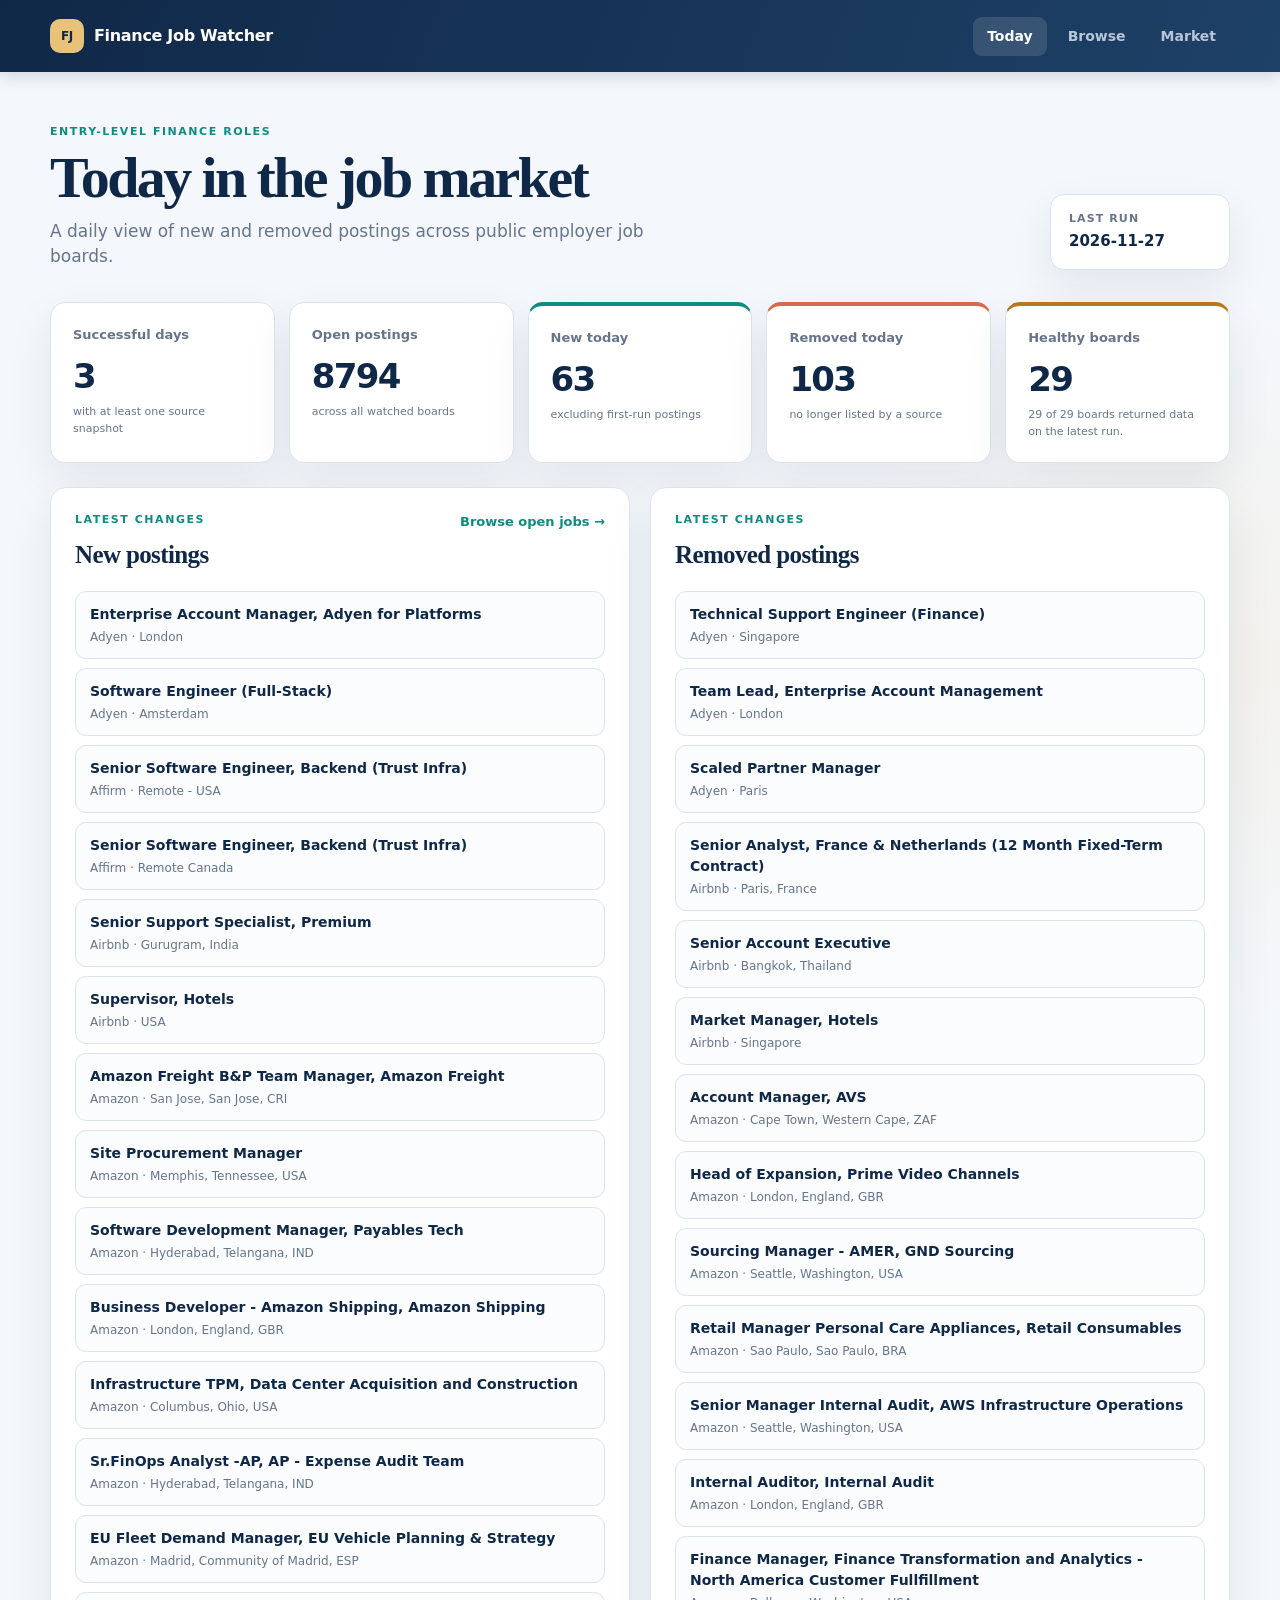
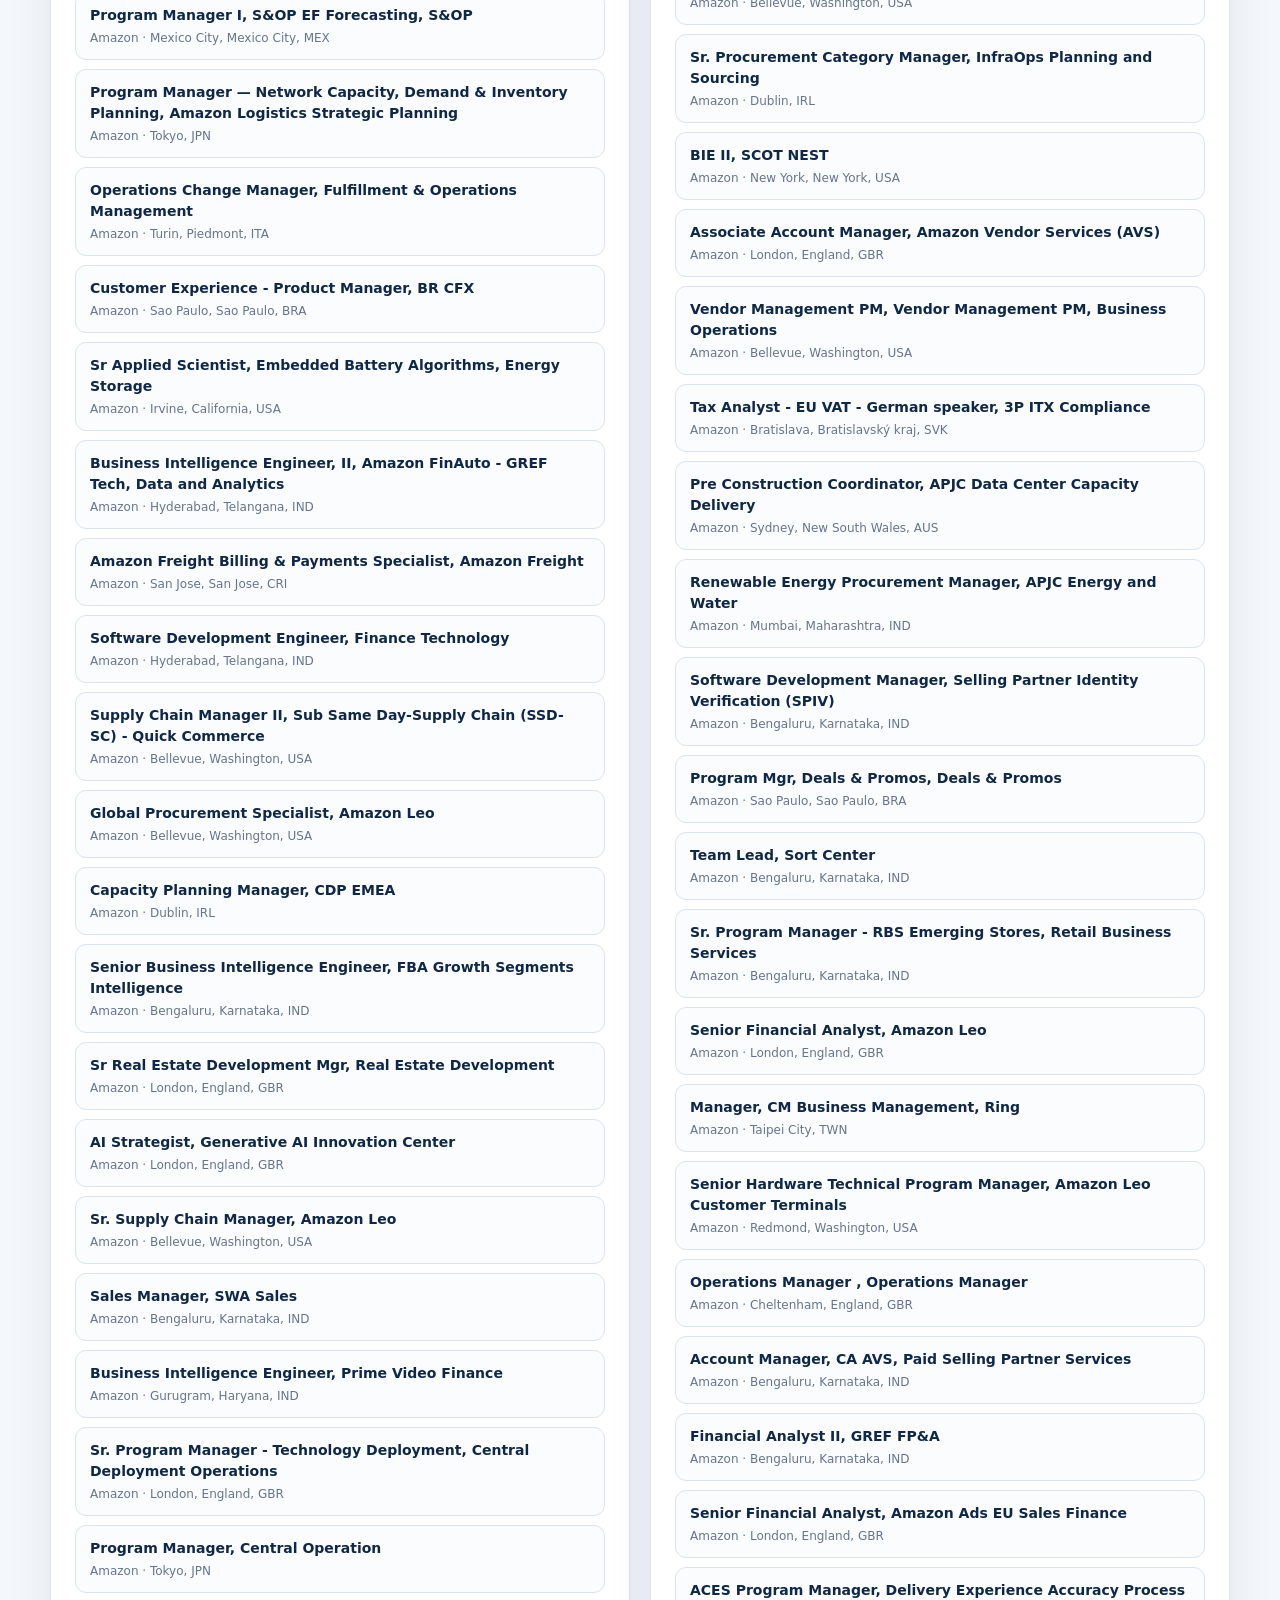
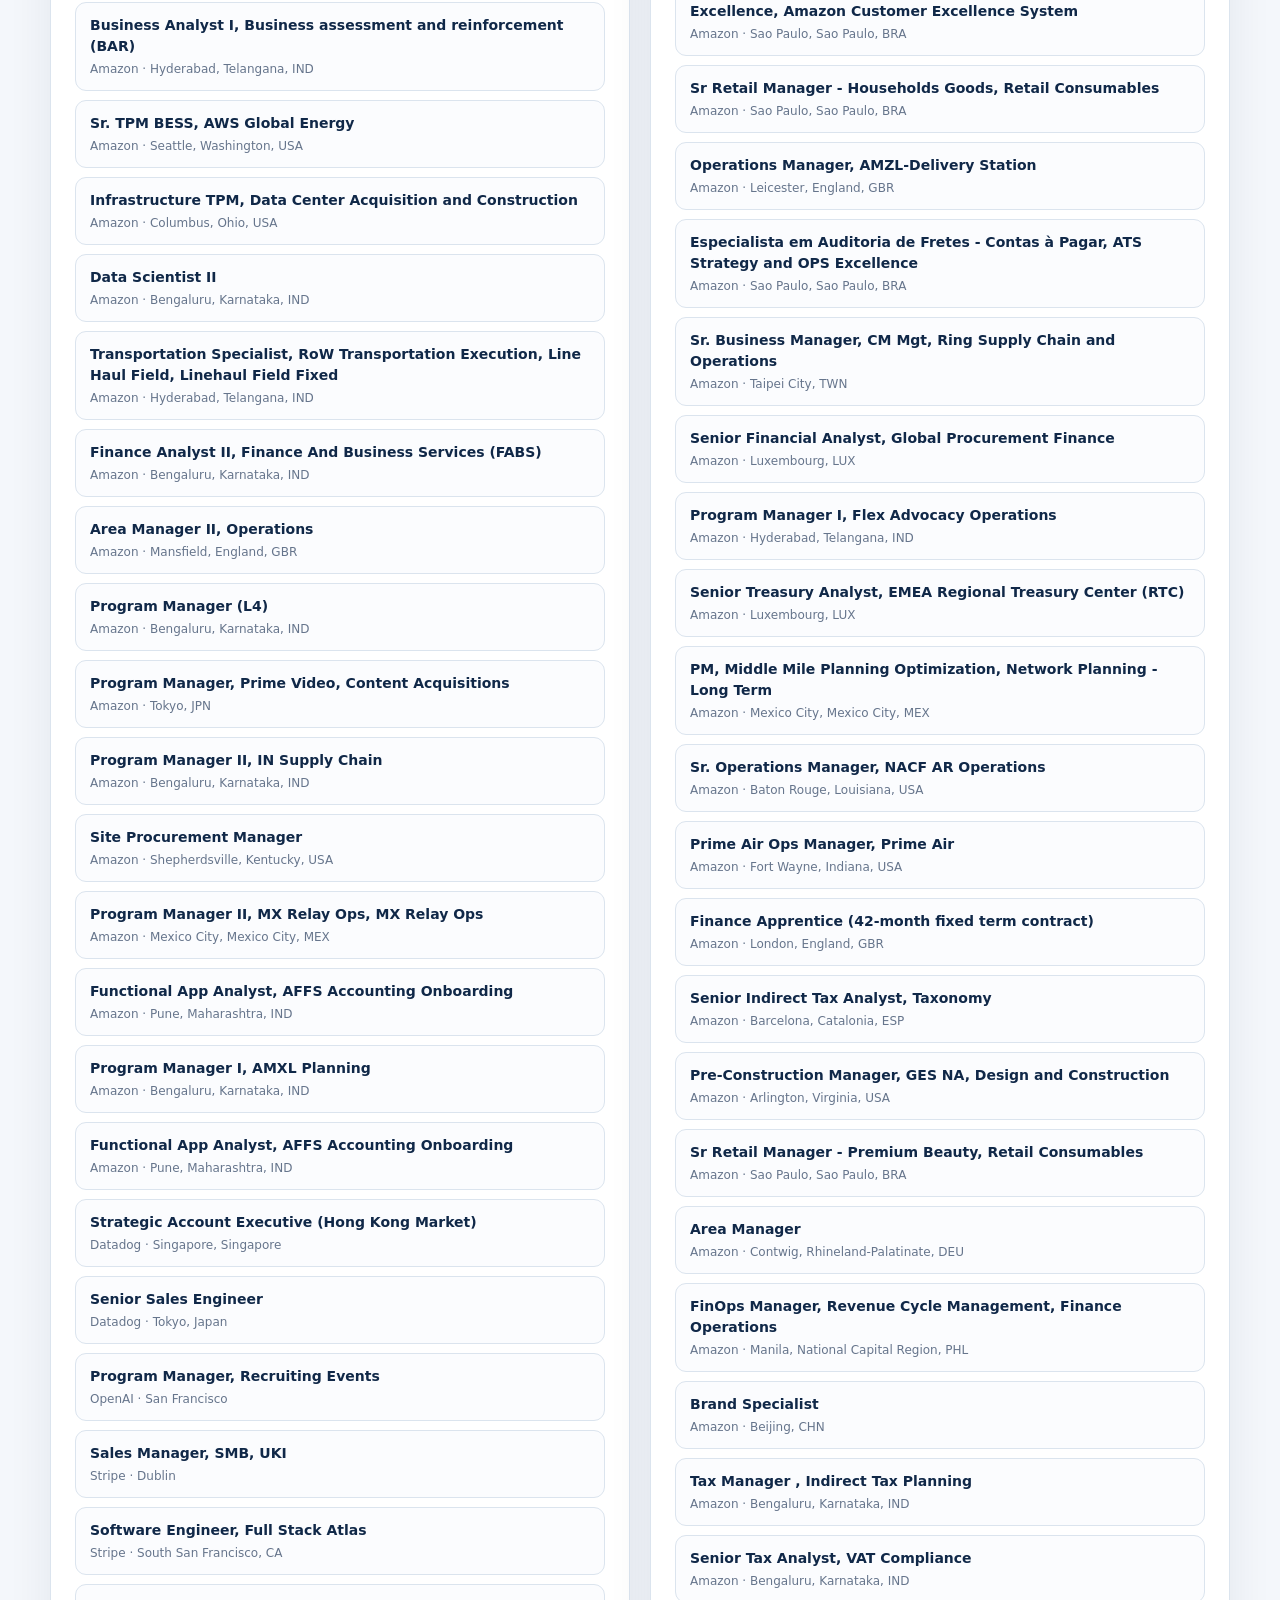
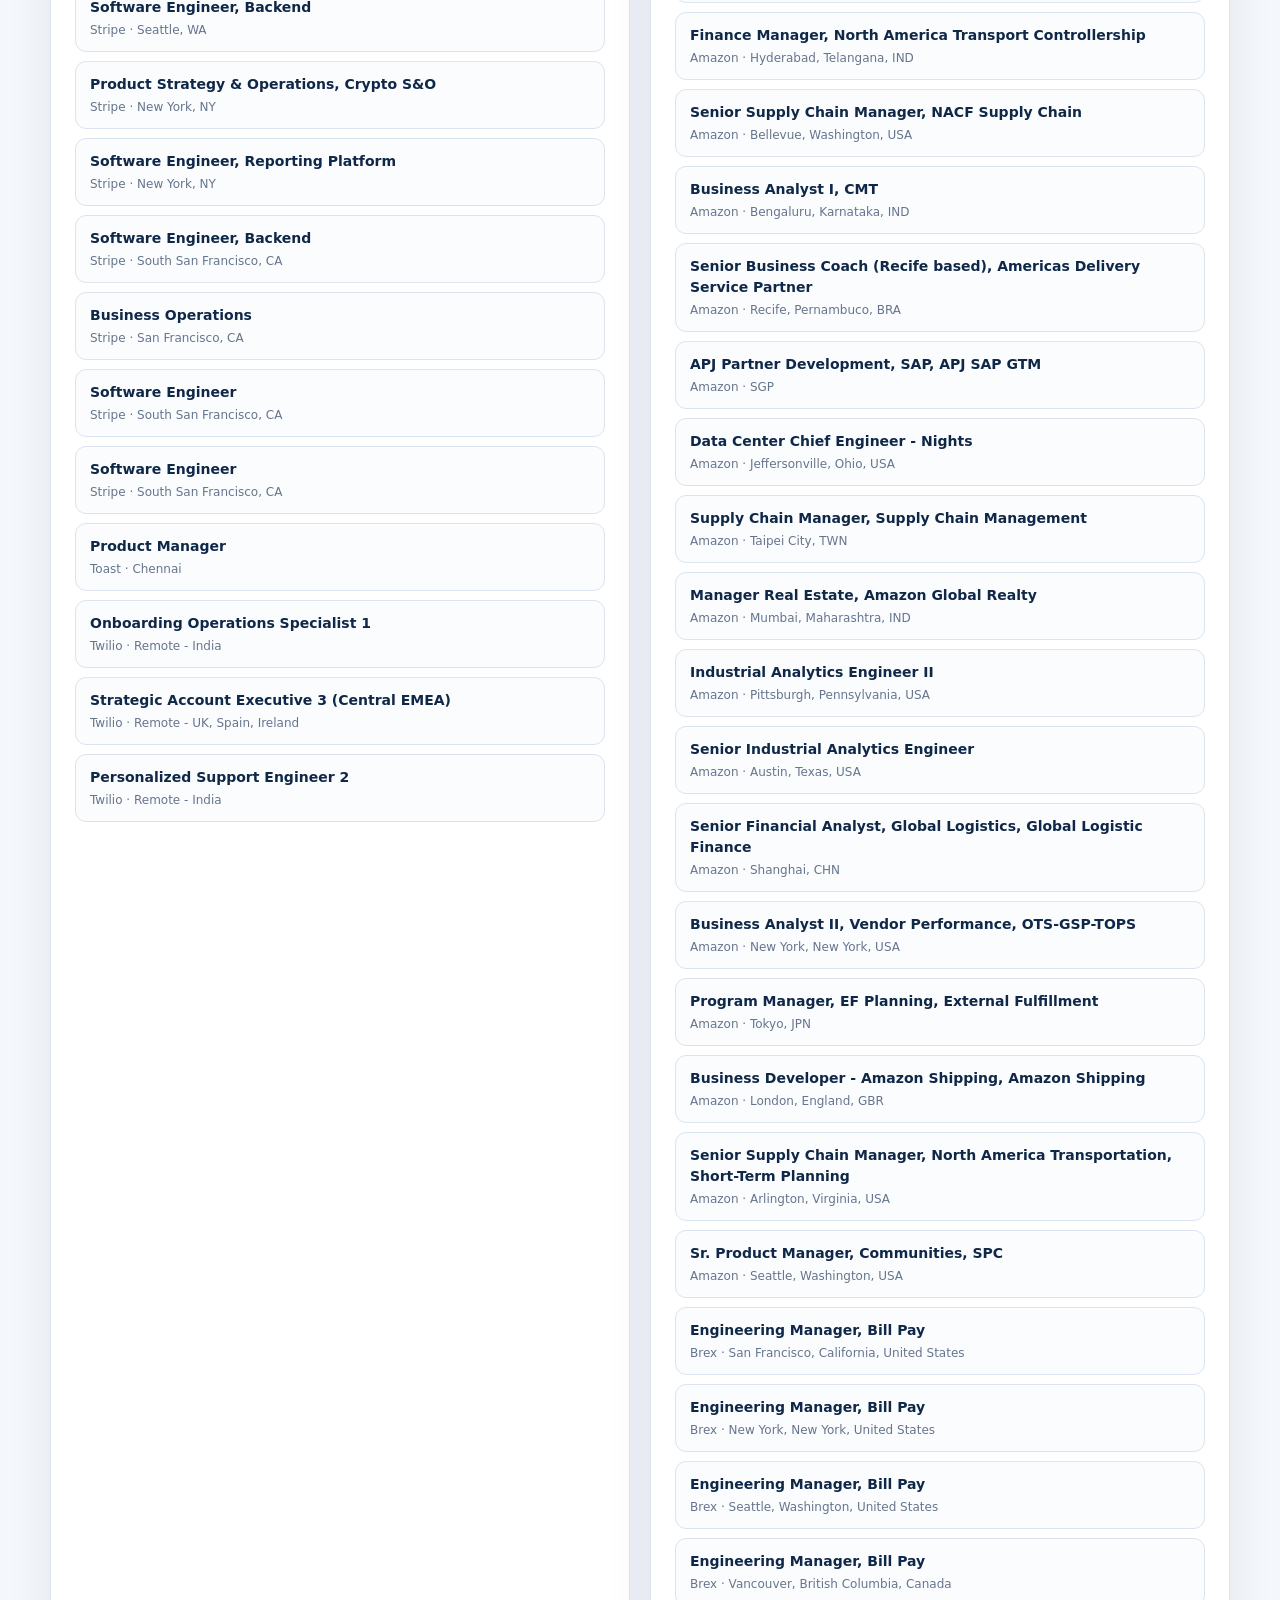
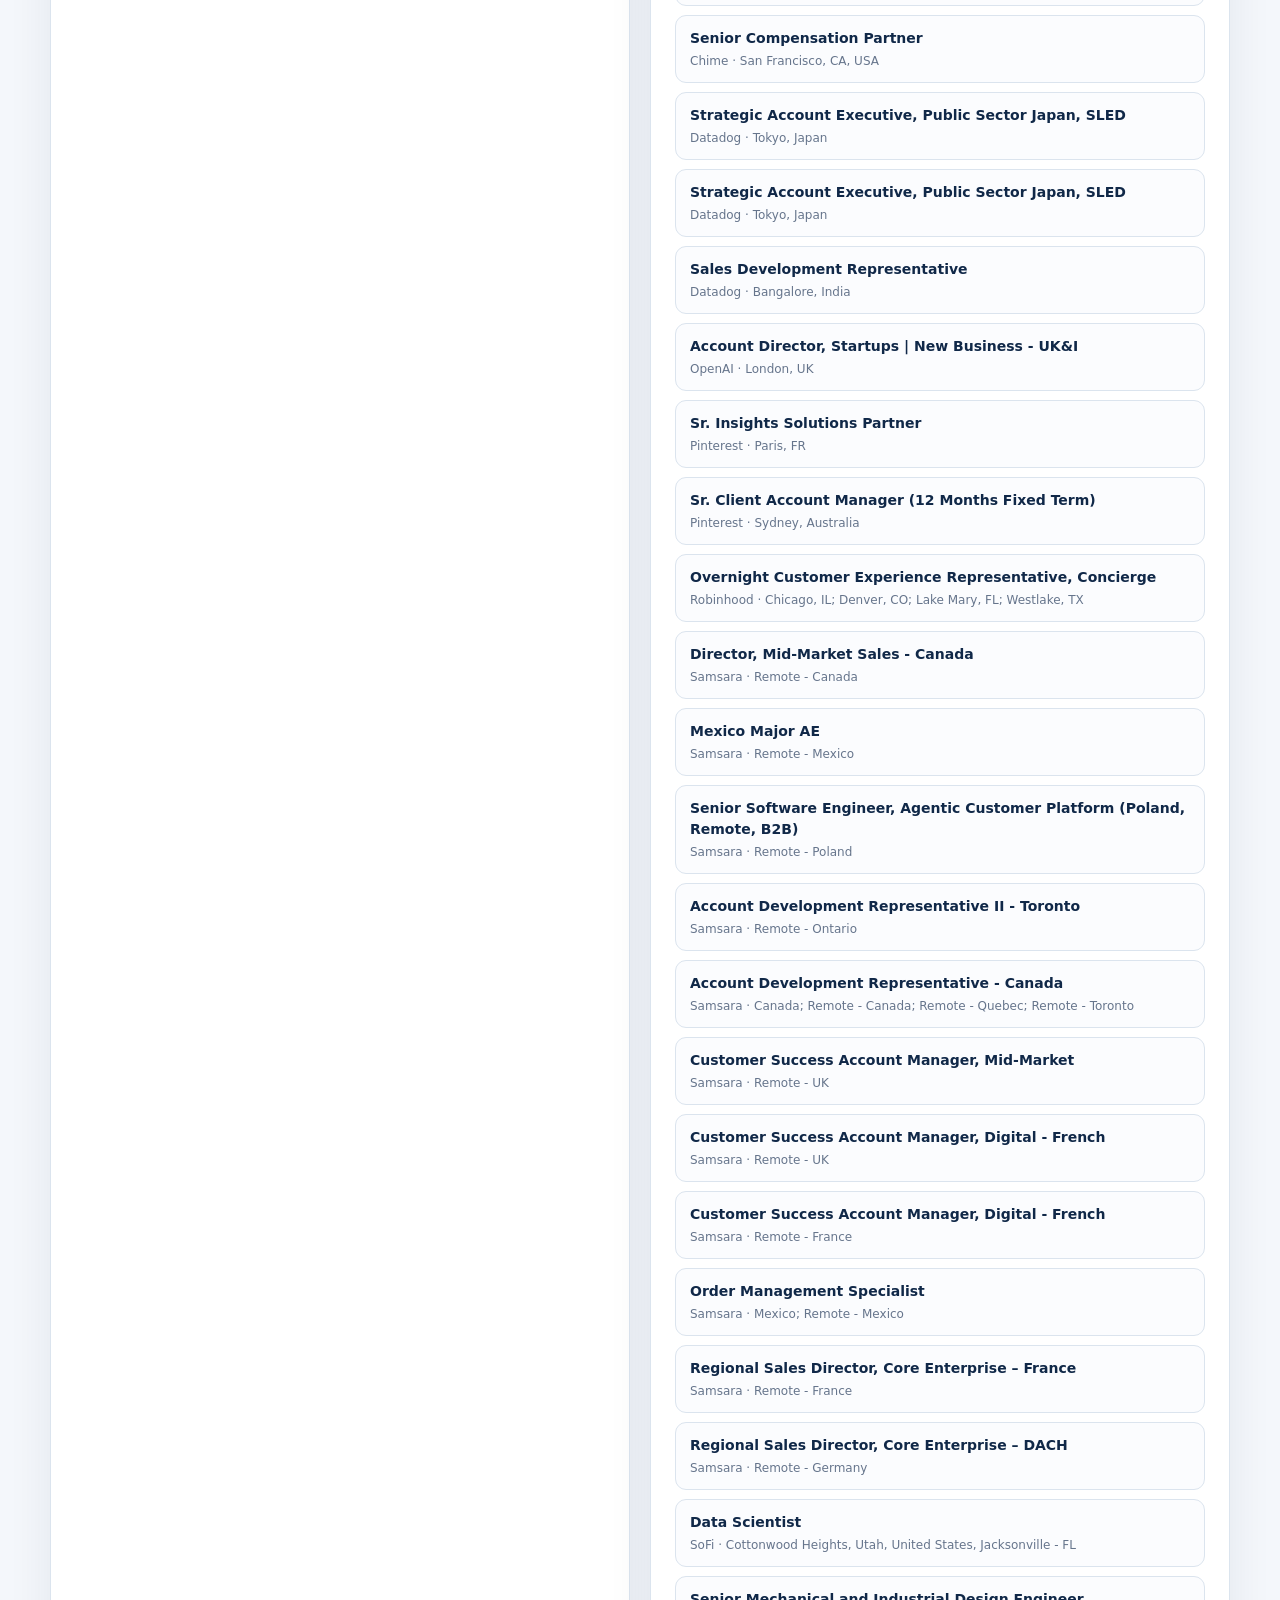
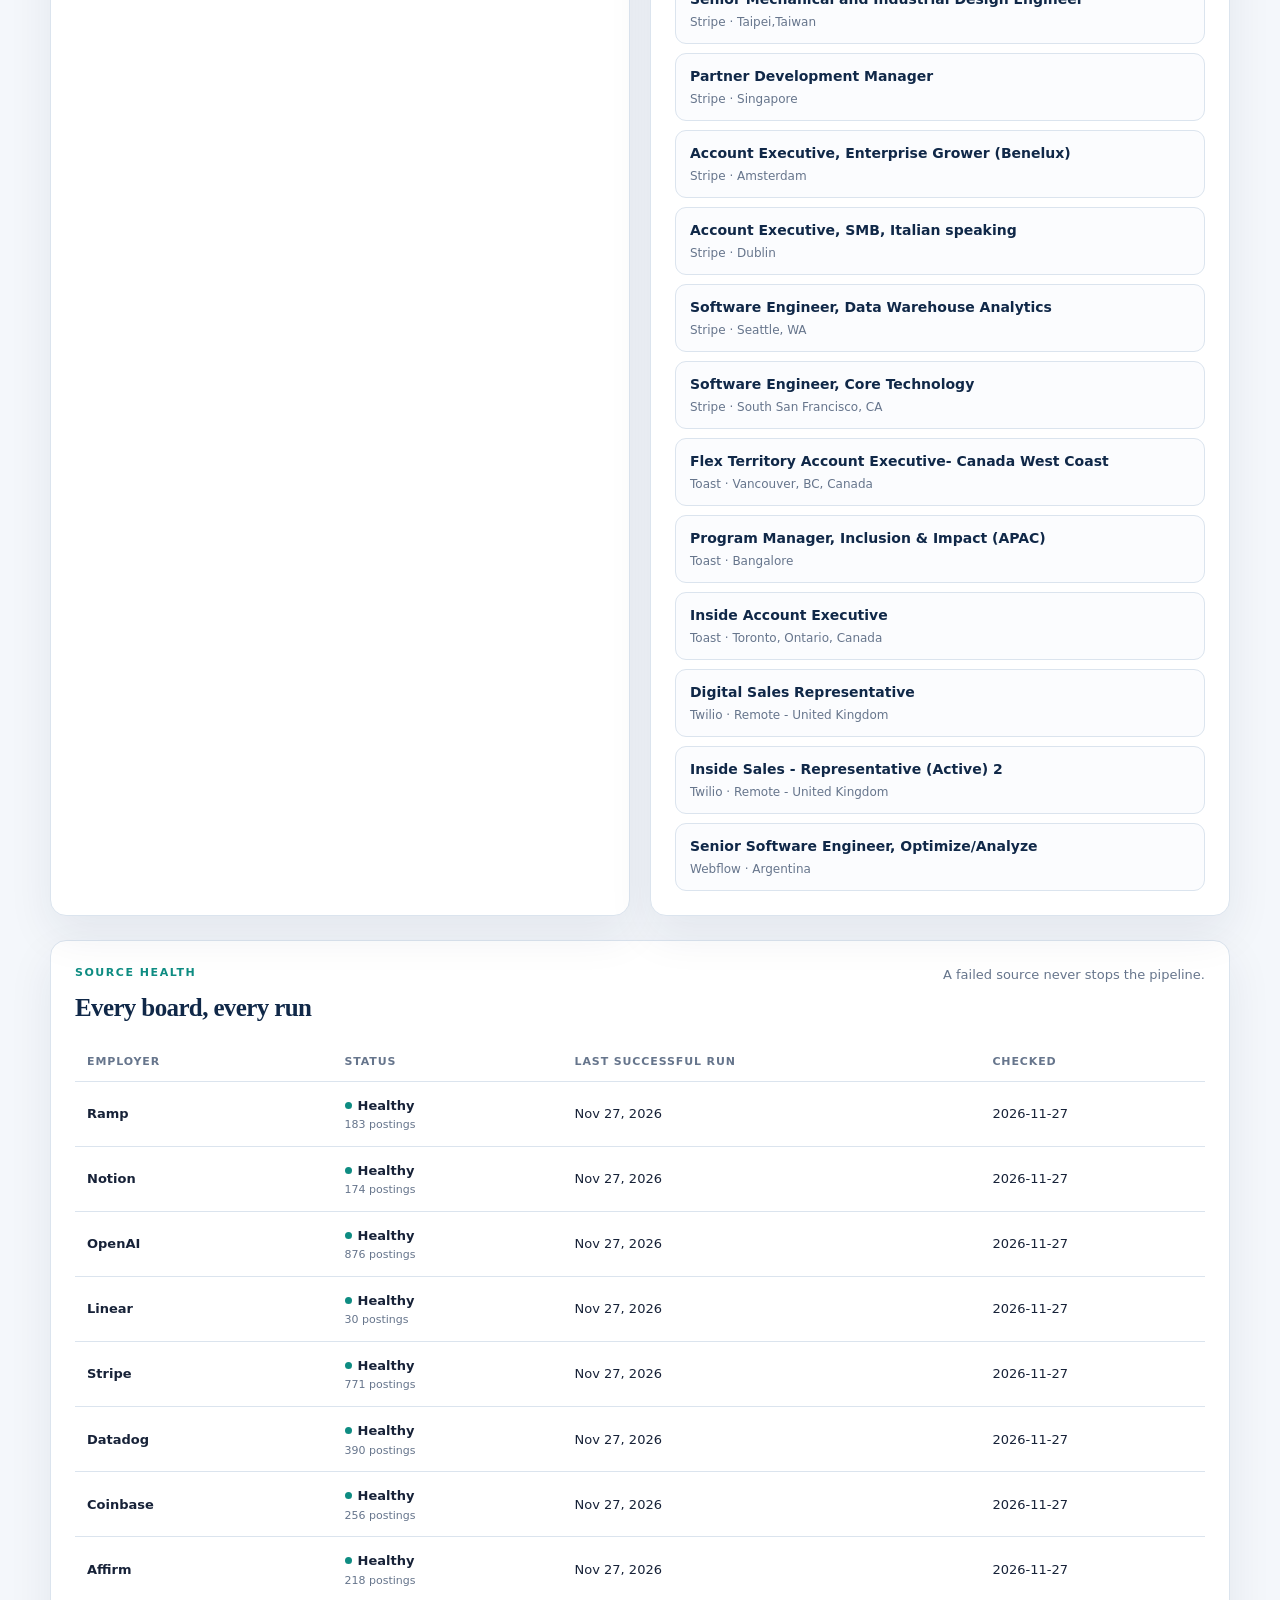
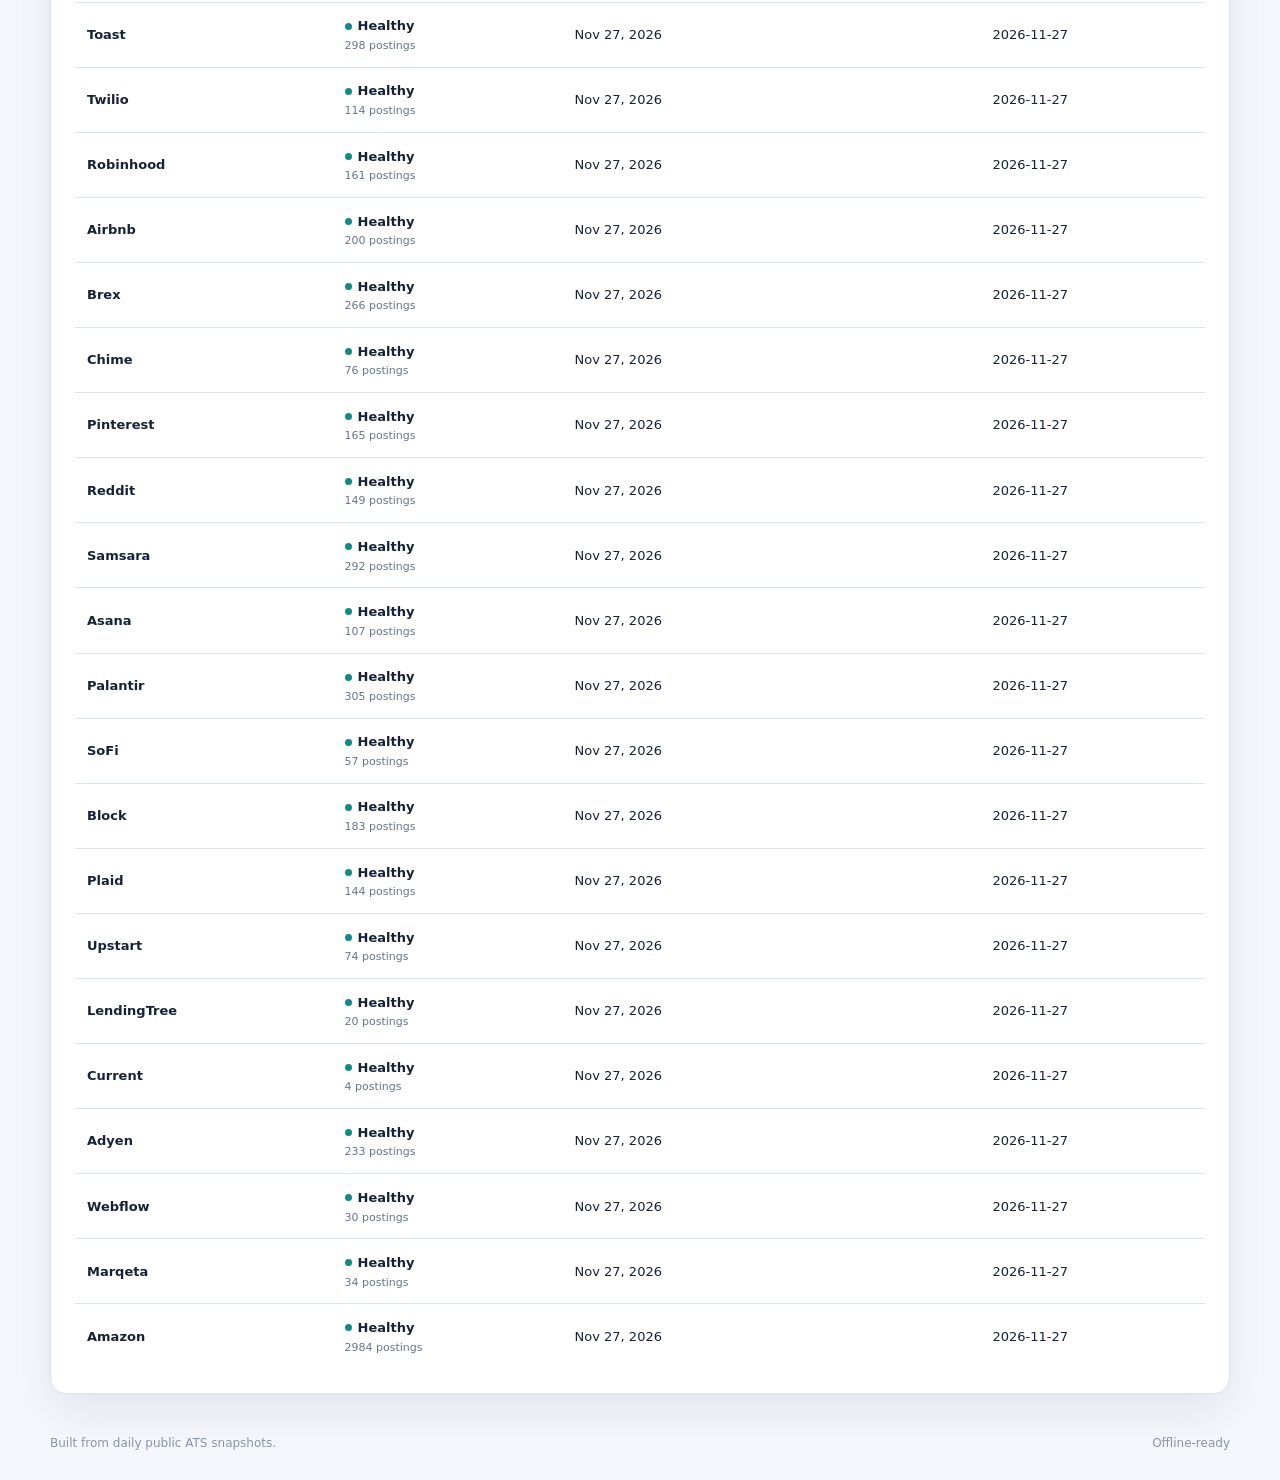
<file: index.html>
<!doctype html>
<html lang="en">
  <head>
    <meta charset="utf-8" />
    <meta name="viewport" content="width=device-width, initial-scale=1" />
    <meta name="theme-color" content="#12233f" />
    <link rel="manifest" href="./manifest.webmanifest" />
    <link rel="stylesheet" href="./styles.css" />
    <title>Finance Job Watcher</title>
  </head>
  <body data-page="today">
    <header class="site-header">
      <div class="shell nav-wrap">
        <a class="brand" href="./index.html"><span class="brand-mark">FJ</span><span>Finance Job Watcher</span></a>
        <nav aria-label="Primary navigation">
          <a class="active" href="./index.html">Today</a>
          <a href="./browse.html">Browse</a>
          <a href="./market.html">Market</a>
        </nav>
      </div>
    </header>
    <main class="shell page-content">
      <section class="hero">
        <div>
          <p class="eyebrow">Entry-level finance roles</p>
          <h1>Today in the job market</h1>
          <p class="lede">A daily view of new and removed postings across public employer job boards.</p>
        </div>
        <div class="run-card"><span>Last run</span><strong id="last-run">Loading...</strong></div>
      </section>

      <div id="load-error" class="notice error hidden" role="alert"></div>
      <section class="metric-grid" aria-label="Run metrics">
        <article class="metric-card"><span>Successful days</span><strong id="metric-days">-</strong><small>with at least one source snapshot</small></article>
        <article class="metric-card"><span>Open postings</span><strong id="metric-open">-</strong><small>across all watched boards</small></article>
        <article class="metric-card accent"><span>New today</span><strong id="metric-new">-</strong><small>excluding first-run postings</small></article>
        <article class="metric-card warm"><span>Removed today</span><strong id="metric-removed">-</strong><small>no longer listed by a source</small></article>
        <article class="metric-card healthy"><span>Healthy boards</span><strong id="metric-healthy">-</strong><small id="health-summary">waiting for the latest run</small></article>
      </section>

      <section class="two-column">
        <article class="panel"><div class="panel-heading"><div><p class="eyebrow">Latest changes</p><h2>New postings</h2></div><a class="text-link" href="./browse.html">Browse open jobs →</a></div><div id="new-list" class="job-list compact"></div></article>
        <article class="panel"><div class="panel-heading"><div><p class="eyebrow">Latest changes</p><h2>Removed postings</h2></div></div><div id="removed-list" class="job-list compact"></div></article>
      </section>

      <section class="panel"><div class="panel-heading"><div><p class="eyebrow">Source health</p><h2>Every board, every run</h2></div><span class="muted">A failed source never stops the pipeline.</span></div><div class="table-wrap"><table><thead><tr><th>Employer</th><th>Status</th><th>Last successful run</th><th>Checked</th></tr></thead><tbody id="source-table"></tbody></table></div></section>
    </main>
    <footer class="shell footer"><span>Built from daily public ATS snapshots.</span><span>Offline-ready</span></footer>
    <script src="./app.js?v=15" defer></script>
  </body>
</html>
</file>
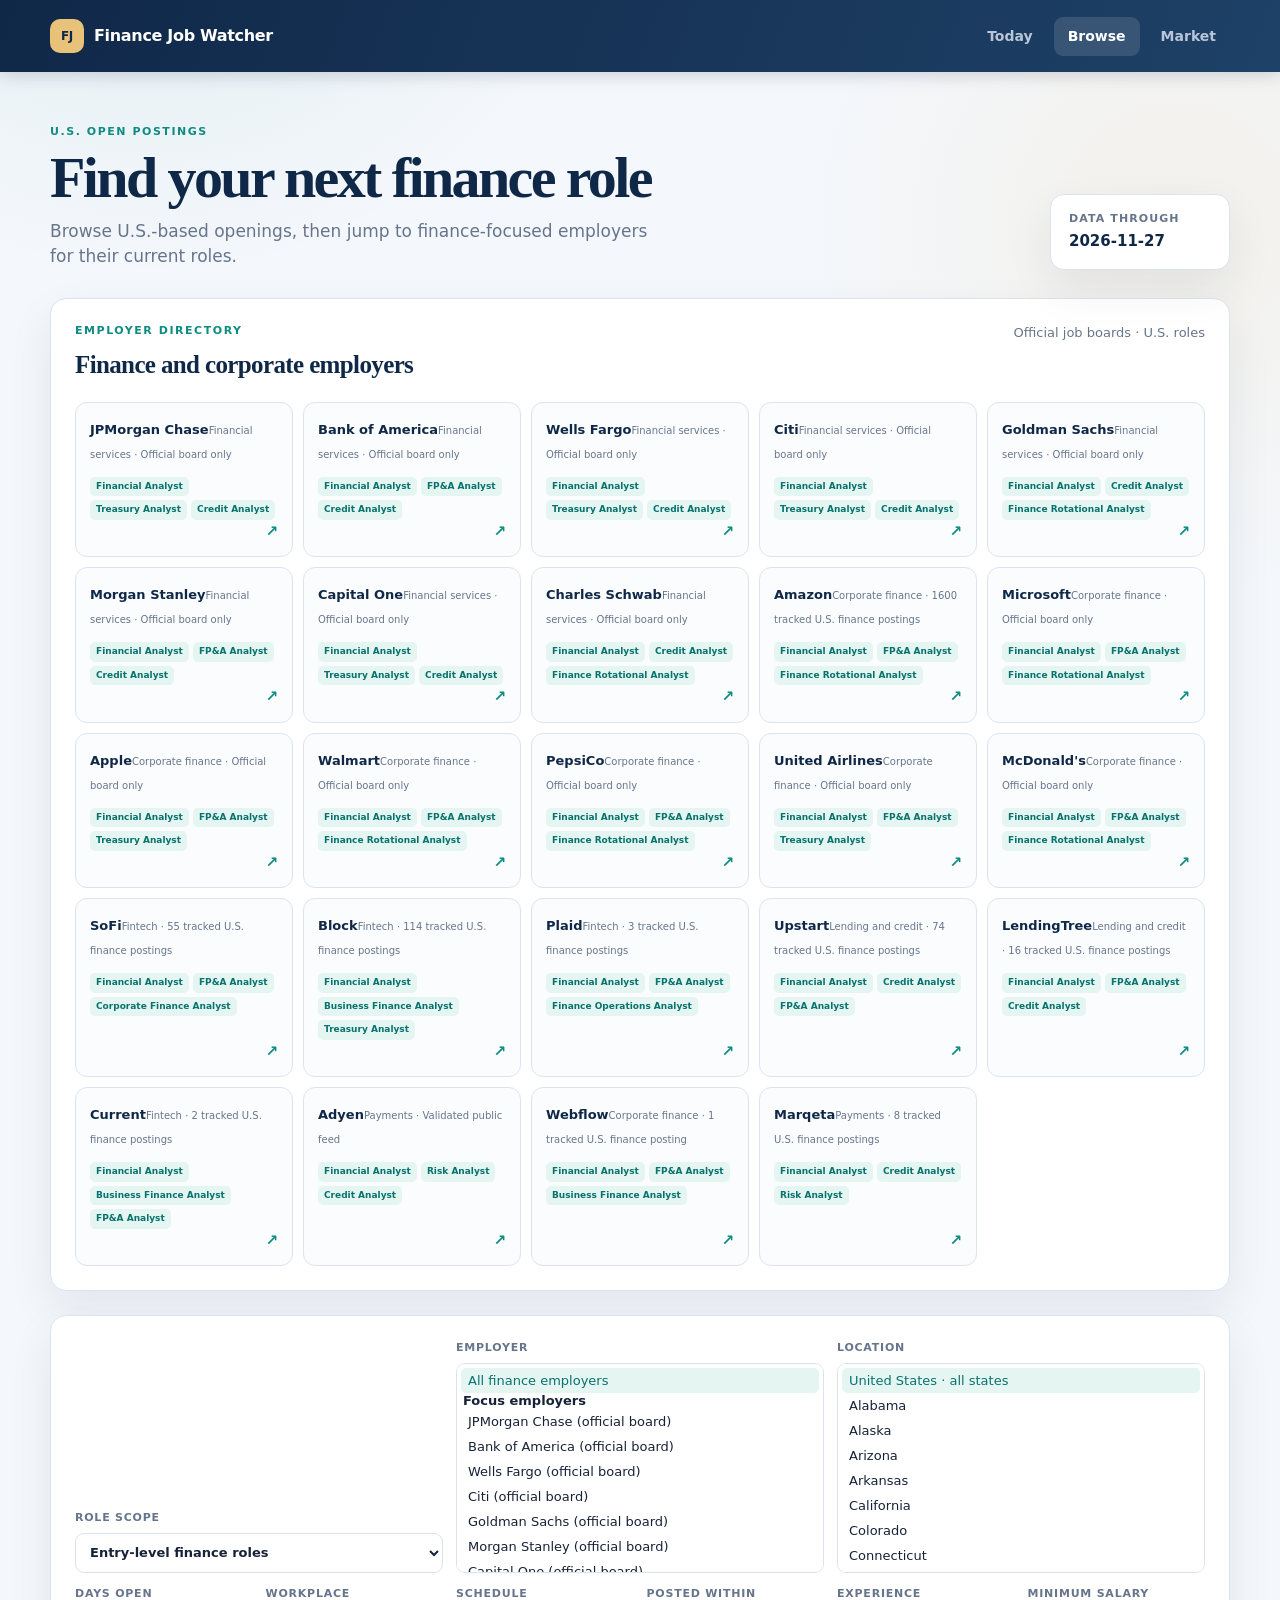
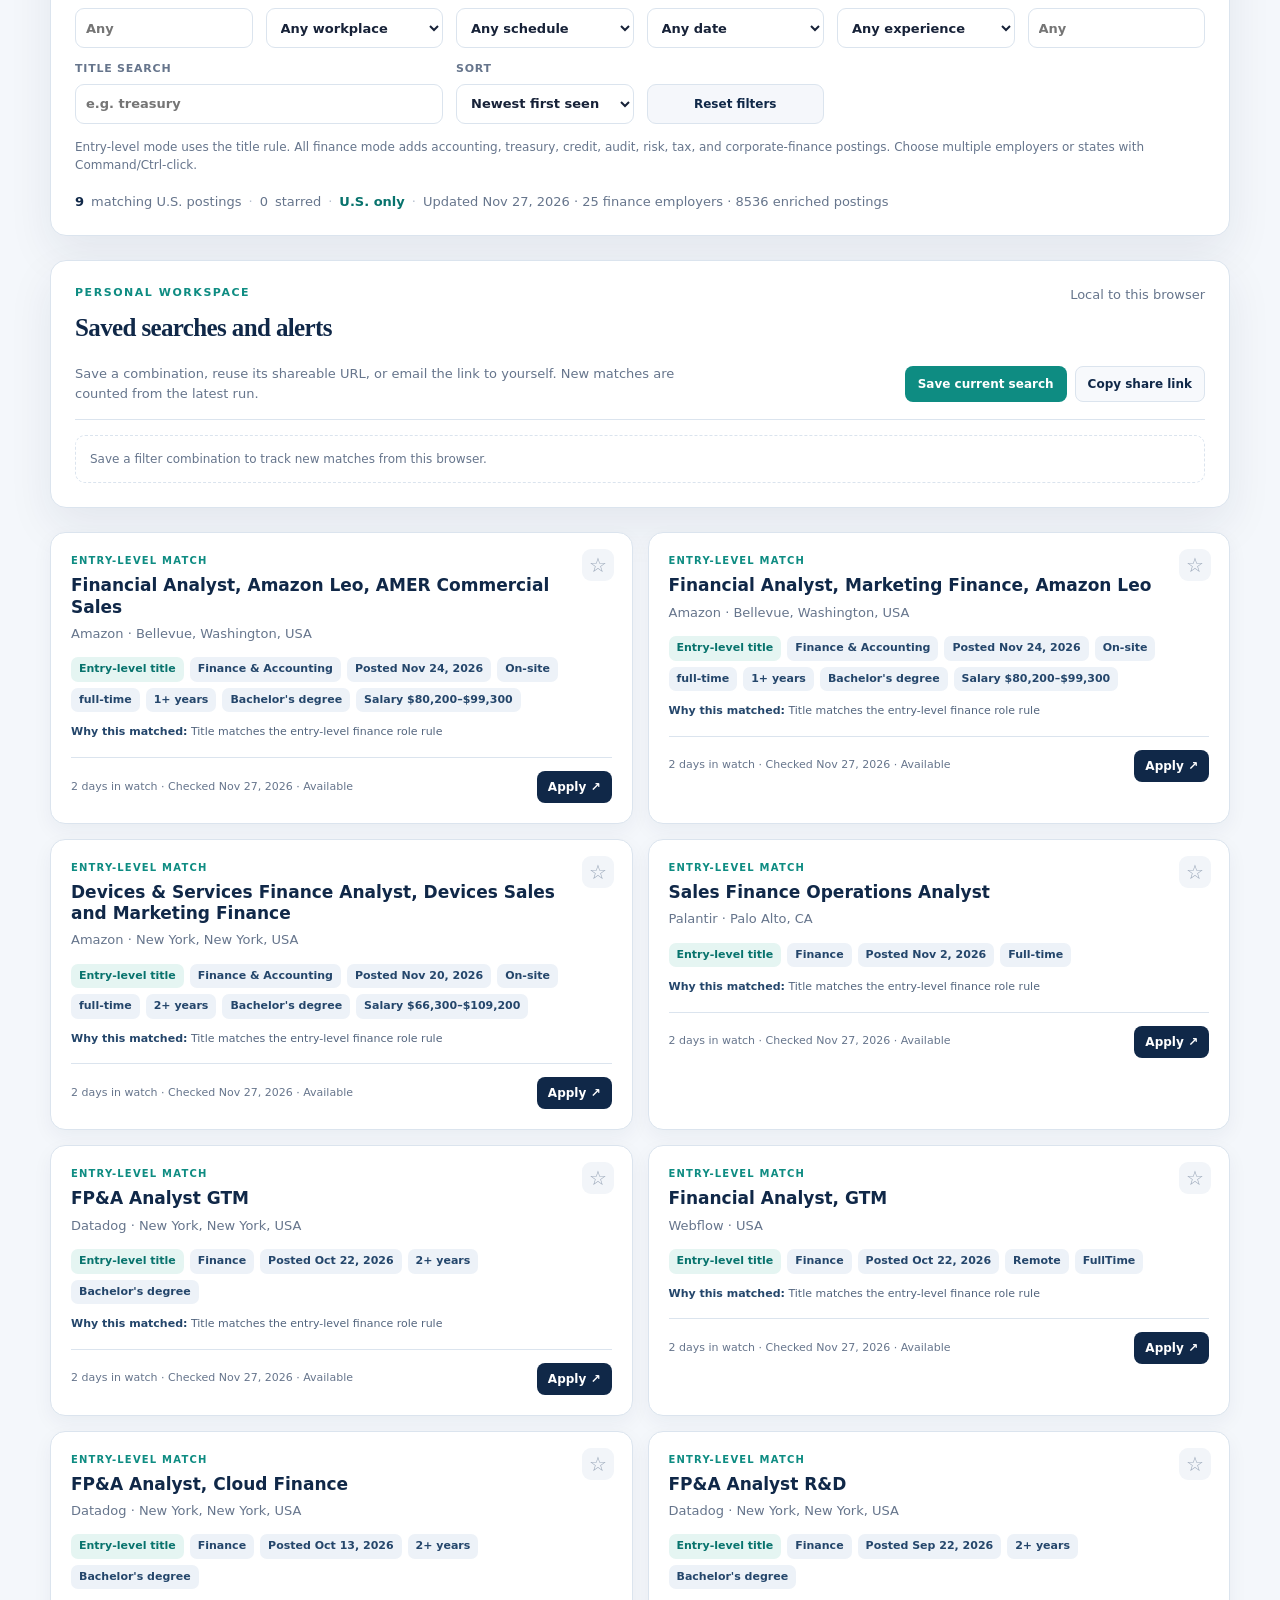
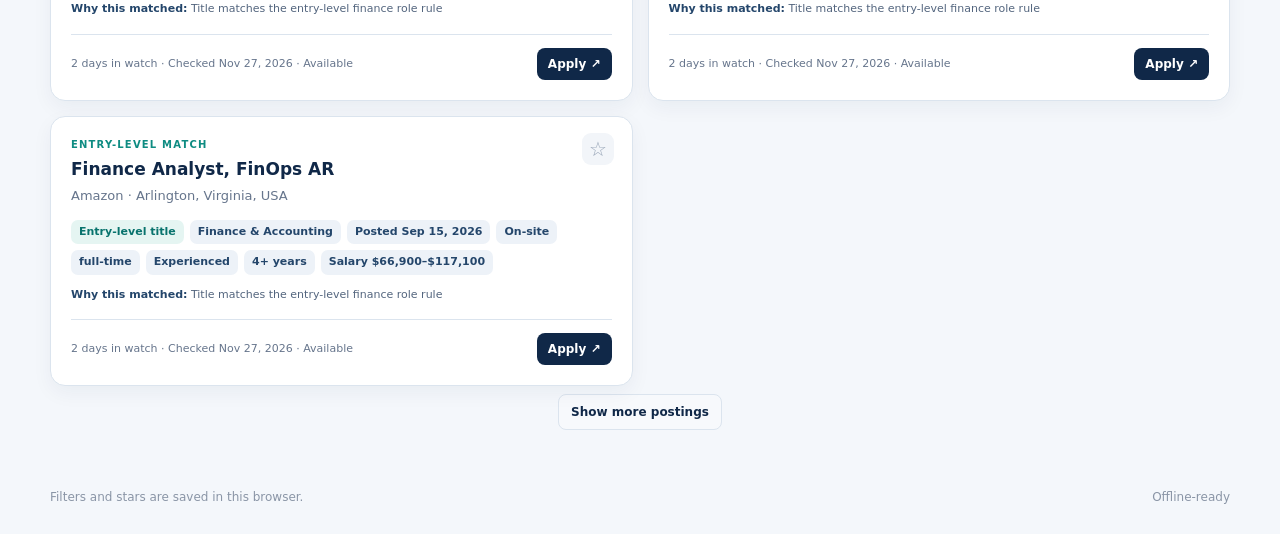
<file: browse.html>
<!doctype html>
<html lang="en">
  <head>
    <meta charset="utf-8" />
    <meta name="viewport" content="width=device-width, initial-scale=1" />
    <meta name="theme-color" content="#12233f" />
    <link rel="manifest" href="./manifest.webmanifest" />
    <link rel="stylesheet" href="./styles.css" />
    <title>Browse | Finance Job Watcher</title>
  </head>
  <body data-page="browse">
    <header class="site-header"><div class="shell nav-wrap"><a class="brand" href="./index.html"><span class="brand-mark">FJ</span><span>Finance Job Watcher</span></a><nav aria-label="Primary navigation"><a href="./index.html">Today</a><a class="active" href="./browse.html">Browse</a><a href="./market.html">Market</a></nav></div></header>
    <main class="shell page-content">
      <section class="hero compact-hero"><div><p class="eyebrow">U.S. open postings</p><h1>Find your next finance role</h1><p class="lede">Browse U.S.-based openings, then jump to finance-focused employers for their current roles.</p></div><div class="run-card"><span>Data through</span><strong id="last-run">Loading...</strong></div></section>
      <div id="load-error" class="notice error hidden" role="alert"></div>
      <section class="panel focus-panel">
        <div class="panel-heading"><div><p class="eyebrow">Employer directory</p><h2>Finance and corporate employers</h2></div><span class="muted">Official job boards · U.S. roles</span></div>
        <div id="focus-employers" class="focus-grid"></div>
      </section>
      <section class="filter-panel panel">
        <div class="filter-row">
          <label class="role-scope-field">Role scope<select id="role-scope"><option value="entry">Entry-level finance roles</option><option value="finance">All finance openings</option><option value="all">All U.S. postings</option></select></label>
          <label class="wide-filter">Employer<select id="employer-filter" multiple size="8" aria-describedby="multi-filter-help"><option value="">All employers</option></select></label>
          <label class="wide-filter">Location<select id="location-filter" multiple size="8" aria-describedby="multi-filter-help"><option value="__US__">United States · all states</option></select></label>
          <label>Days open<input id="days-open-filter" type="number" min="0" placeholder="Any" /></label>
          <label>Workplace<select id="workplace-filter"><option value="">Any workplace</option><option value="Remote">Remote</option><option value="Hybrid">Hybrid</option><option value="On-site">On-site</option></select></label>
          <label>Schedule<select id="employment-filter"><option value="">Any schedule</option><option value="full-time">Full-time</option></select></label>
          <label>Posted within<select id="posted-within-filter"><option value="">Any date</option><option value="7">7 days</option><option value="14">14 days</option><option value="30">30 days</option></select></label>
          <label>Experience<select id="experience-filter"><option value="">Any experience</option><option value="early">Early career / 0–2 years</option><option value="unspecified">Not specified</option></select></label>
          <label>Minimum salary<input id="minimum-salary-filter" type="number" min="0" step="5000" placeholder="Any" /></label>
          <label class="search-label">Title search<input id="title-search" type="search" placeholder="e.g. treasury" /></label>
          <label>Sort<select id="sort-order"><option value="newest">Newest first seen</option><option value="oldest">Oldest first seen</option></select></label>
          <button id="reset-filters" class="reset-button" type="button">Reset filters</button>
        </div>
        <p id="multi-filter-help" class="filter-help">Entry-level mode uses the title rule. All finance mode adds accounting, treasury, credit, audit, risk, tax, and corporate-finance postings. Choose multiple employers or states with Command/Ctrl-click.</p>
        <div class="filter-summary" aria-live="polite"><strong id="browse-count">-</strong><span>matching U.S. postings</span><span class="separator">·</span><span id="shortlist-count">0</span><span>starred</span><span class="separator">·</span><span class="us-badge">U.S. only</span><span class="separator">·</span><span id="browse-freshness">Loading freshness...</span></div>
      </section>
      <section class="panel saved-search-panel">
        <div class="panel-heading"><div><p class="eyebrow">Personal workspace</p><h2>Saved searches and alerts</h2></div><span id="save-search-status" class="muted" role="status">Local to this browser</span></div>
        <div class="saved-search-toolbar"><p class="muted">Save a combination, reuse its shareable URL, or email the link to yourself. New matches are counted from the latest run.</p><div class="saved-search-buttons"><button id="save-search" class="primary-button" type="button">Save current search</button><button id="copy-search" class="secondary-button" type="button">Copy share link</button></div></div>
        <div id="saved-search-list" class="saved-search-list"></div>
      </section>
      <section id="browse-list" class="browse-grid"></section>
      <div class="load-more-wrap"><button id="load-more-postings" class="secondary-button" type="button" hidden>Show more postings</button></div>
    </main>
    <footer class="shell footer"><span>Filters and stars are saved in this browser.</span><span>Offline-ready</span></footer>
    <script src="./app.js?v=15" defer></script>
  </body>
</html>
</file>
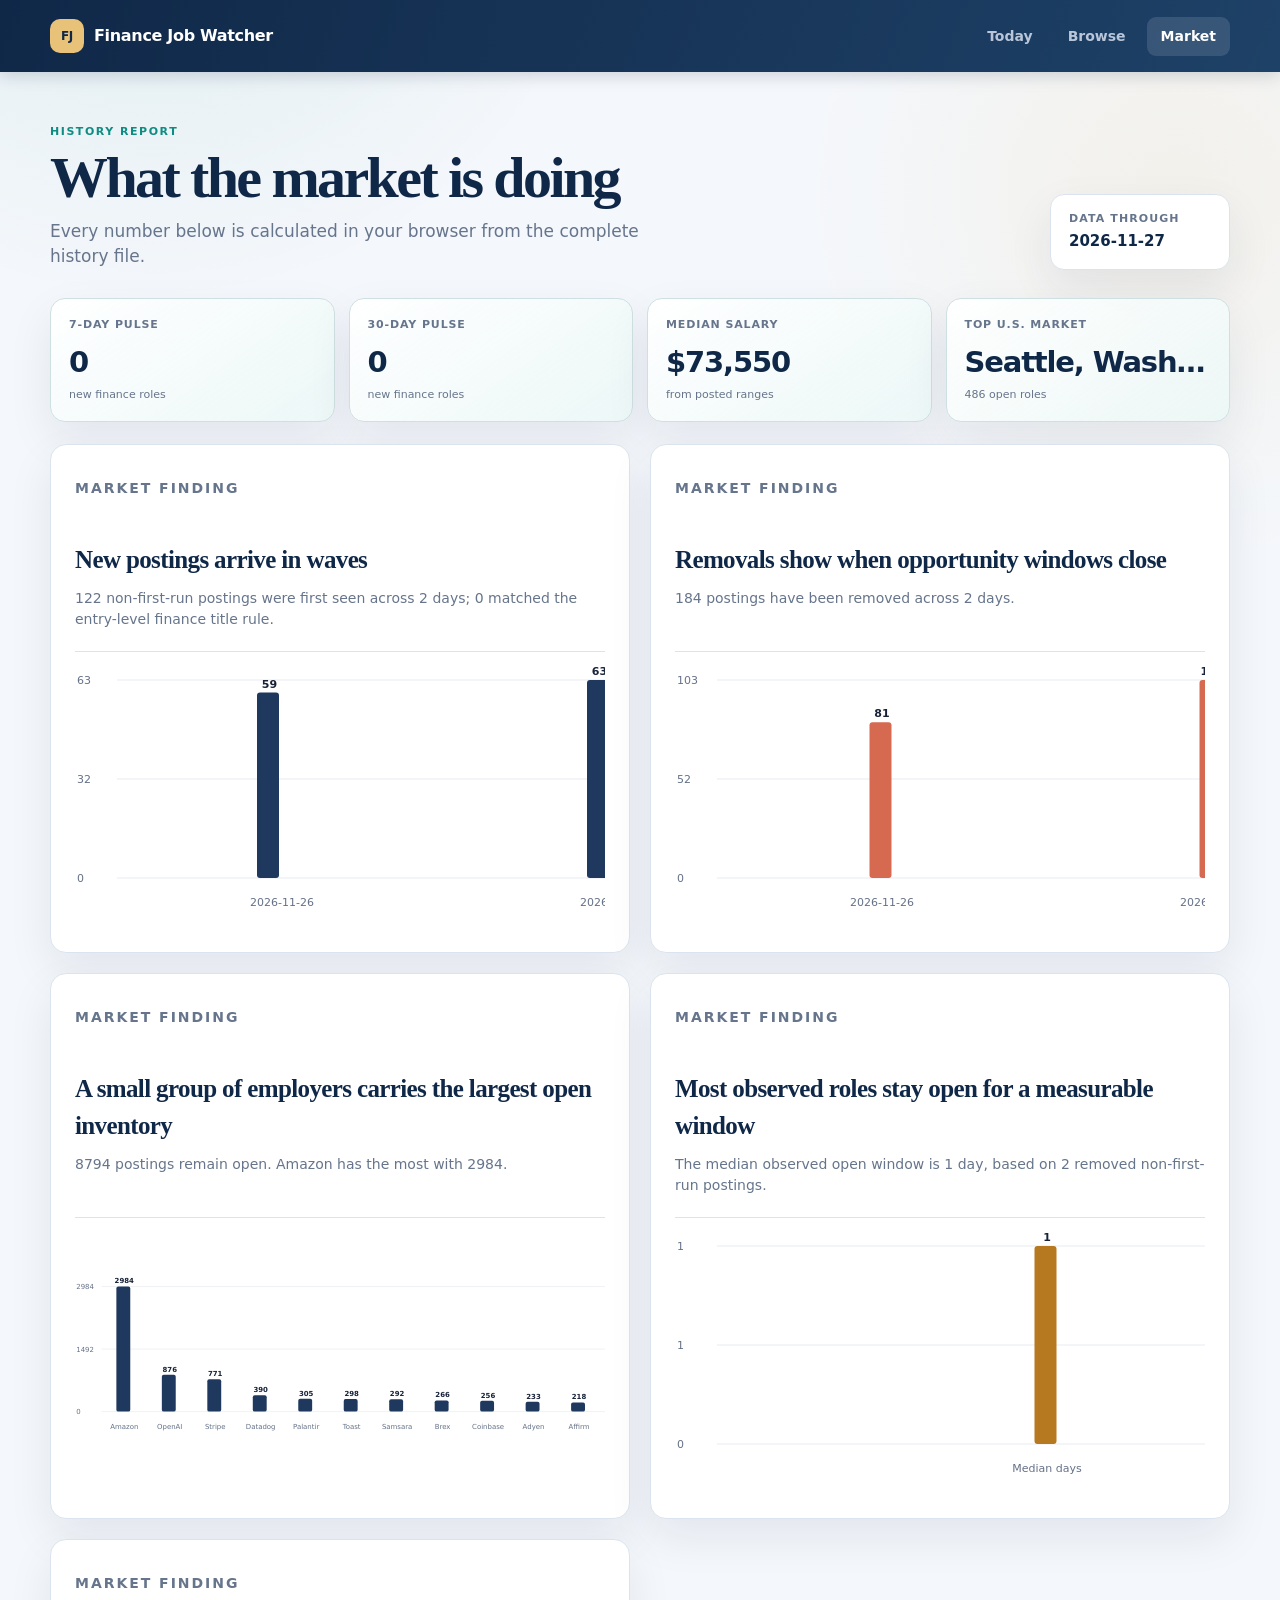
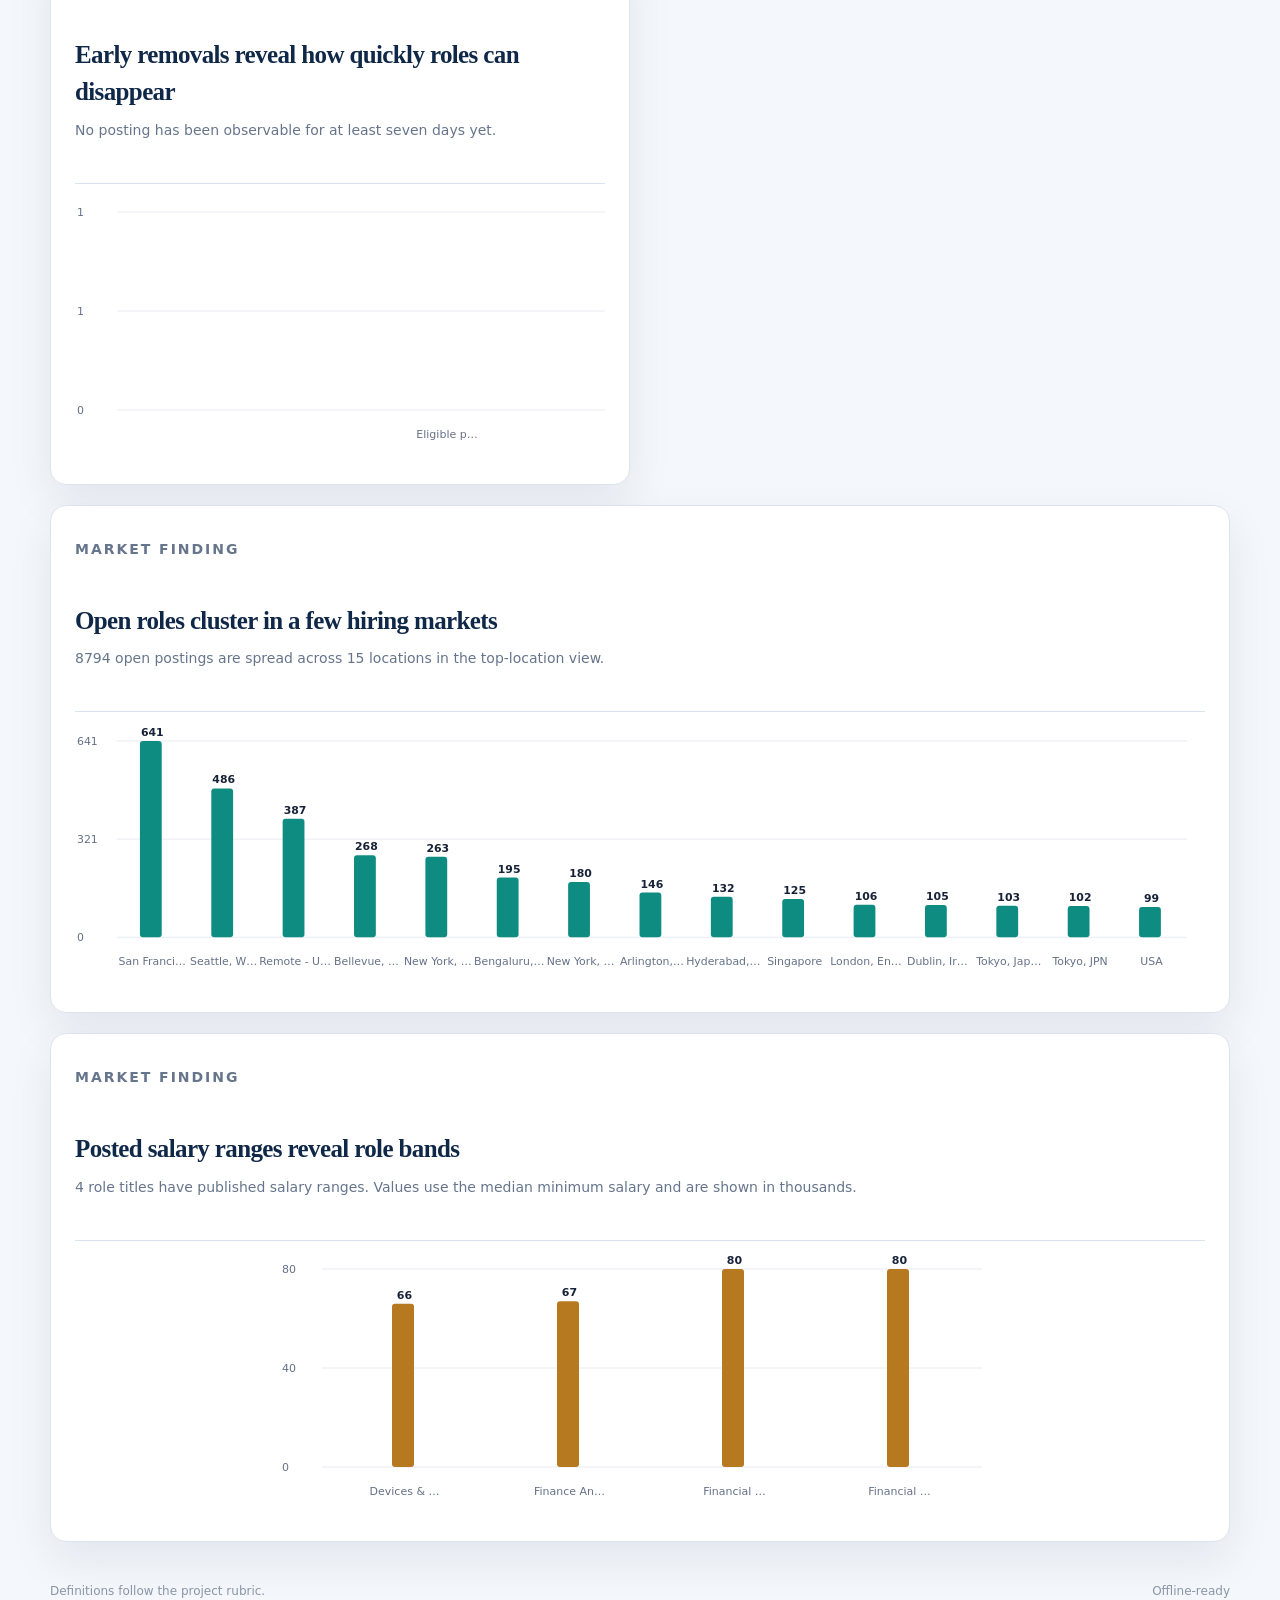
<file: market.html>
<!doctype html>
<html lang="en">
  <head>
    <meta charset="utf-8" />
    <meta name="viewport" content="width=device-width, initial-scale=1" />
    <meta name="theme-color" content="#12233f" />
    <link rel="manifest" href="./manifest.webmanifest" />
    <link rel="stylesheet" href="./styles.css" />
    <title>Market | Finance Job Watcher</title>
  </head>
  <body data-page="market">
    <header class="site-header"><div class="shell nav-wrap"><a class="brand" href="./index.html"><span class="brand-mark">FJ</span><span>Finance Job Watcher</span></a><nav aria-label="Primary navigation"><a href="./index.html">Today</a><a href="./browse.html">Browse</a><a class="active" href="./market.html">Market</a></nav></div></header>
    <main class="shell page-content">
      <section class="hero compact-hero"><div><p class="eyebrow">History report</p><h1>What the market is doing</h1><p class="lede">Every number below is calculated in your browser from the complete history file.</p></div><div class="run-card"><span>Data through</span><strong id="last-run">Loading...</strong></div></section>
      <div id="load-error" class="notice error hidden" role="alert"></div>
      <section id="market-snapshot" class="market-snapshot" aria-label="Market snapshot"></section>
      <div id="market-sections" class="market-sections"></div>
    </main>
    <footer class="shell footer"><span>Definitions follow the project rubric.</span><span>Offline-ready</span></footer>
    <script src="./app.js?v=15" defer></script>
  </body>
</html>
</file>
<file: styles.css>
:root {
  --navy: #102848;
  --navy-2: #24466b;
  --ink: #172238;
  --muted: #66758c;
  --line: #dbe4ee;
  --surface: #ffffff;
  --paper: #f4f7fb;
  --teal: #0e8c82;
  --teal-soft: #e5f5f2;
  --coral: #d66a50;
  --coral-soft: #fff0eb;
  --gold: #b7791f;
  --shadow: 0 18px 45px rgba(28, 43, 73, .08);
}

* { box-sizing: border-box; }
body { min-height: 100vh; margin: 0; color: var(--ink); background: radial-gradient(circle at 12% -5%, rgba(14,140,130,.10), transparent 29rem), radial-gradient(circle at 92% 6%, rgba(232,194,120,.12), transparent 23rem), var(--paper); font-family: Inter, ui-sans-serif, system-ui, -apple-system, BlinkMacSystemFont, "Segoe UI", sans-serif; line-height: 1.5; }
a { color: inherit; }
.shell { width: min(1180px, calc(100% - 40px)); margin: 0 auto; }
.site-header { position: sticky; top: 0; z-index: 10; background: linear-gradient(110deg, #102848, #1e4167); color: #fff; box-shadow: 0 3px 16px rgba(18,35,63,.18); }
.nav-wrap { display: flex; align-items: center; justify-content: space-between; min-height: 72px; gap: 24px; }
.brand { display: inline-flex; align-items: center; gap: 10px; font-weight: 750; letter-spacing: -.02em; text-decoration: none; }
.brand-mark { display: grid; place-items: center; width: 34px; height: 34px; border-radius: 10px; color: var(--navy); background: #e8c278; font-size: 12px; font-weight: 850; }
nav { display: flex; gap: 7px; }
nav a { padding: 9px 14px; border-radius: 9px; color: #b9c6da; text-decoration: none; font-size: 14px; font-weight: 650; }
nav a:hover, nav a.active { color: #fff; background: rgba(255,255,255,.12); }
.page-content { padding: 52px 0 40px; }
.hero { display: flex; align-items: end; justify-content: space-between; gap: 28px; margin-bottom: 32px; }
.compact-hero { margin-bottom: 28px; }
.eyebrow { margin: 0 0 7px; color: var(--teal); font-size: 11px; font-weight: 800; letter-spacing: .14em; text-transform: uppercase; }
h1, h2, p { margin-top: 0; }
h1 { max-width: 720px; margin-bottom: 11px; color: var(--navy); font-family: Georgia, "Times New Roman", serif; font-size: clamp(35px, 5vw, 58px); letter-spacing: -.045em; line-height: 1.04; }
h2 { margin-bottom: 0; color: var(--navy); font-family: Georgia, "Times New Roman", serif; font-size: 25px; letter-spacing: -.025em; }
.lede { max-width: 600px; margin: 0; color: var(--muted); font-size: 17px; }
.run-card { min-width: 180px; padding: 16px 18px; border: 1px solid var(--line); border-radius: 14px; background: var(--surface); box-shadow: var(--shadow); }
.run-card span, .run-card strong { display: block; }
.run-card span { margin-bottom: 3px; color: var(--muted); font-size: 11px; font-weight: 750; letter-spacing: .1em; text-transform: uppercase; }
.run-card strong { color: var(--navy); font-size: 15px; }
.metric-grid { display: grid; grid-template-columns: repeat(5, 1fr); gap: 14px; margin-bottom: 24px; }
.metric-card { padding: 22px; border: 1px solid var(--line); border-radius: 15px; background: var(--surface); box-shadow: var(--shadow); }
.metric-card span, .metric-card small { display: block; color: var(--muted); }
.metric-card span { font-size: 13px; font-weight: 700; }
.metric-card strong { display: block; margin: 7px 0 2px; color: var(--navy); font-size: 34px; letter-spacing: -.05em; }
.metric-card small { font-size: 11px; }
.metric-card.accent { border-top: 4px solid var(--teal); }
.metric-card.warm { border-top: 4px solid var(--coral); }
.metric-card.healthy { border-top: 4px solid var(--gold); }
.two-column { display: grid; grid-template-columns: 1fr 1fr; gap: 20px; margin-bottom: 24px; }
.focus-panel { margin-bottom: 24px; }
.focus-grid { display: grid; grid-template-columns: repeat(5, 1fr); gap: 10px; }
.focus-card { display: flex; min-height: 142px; flex-direction: column; justify-content: space-between; padding: 14px; border: 1px solid var(--line); border-radius: 12px; background: #fbfcfe; text-decoration: none; transition: transform .15s ease, border-color .15s ease, box-shadow .15s ease; }
.focus-card:hover { border-color: #a8c9c5; box-shadow: 0 8px 20px rgba(14,140,130,.1); transform: translateY(-2px); }
.focus-card strong { color: var(--navy); font-size: 13px; line-height: 1.25; }
.focus-card small { margin-top: 3px; color: var(--muted); font-size: 10px; }
.role-chips { display: flex; flex-wrap: wrap; gap: 4px; margin-top: 12px; }
.role-chip { padding: 3px 6px; border-radius: 5px; color: #08736d; background: var(--teal-soft); font-size: 9px; font-weight: 750; }
.external-arrow { align-self: end; color: var(--teal); font-size: 15px; font-weight: 800; }
.panel { padding: 24px; border: 1px solid var(--line); border-radius: 16px; background: var(--surface); box-shadow: var(--shadow); }
.panel:hover { border-color: #cbd8e5; }
.panel-heading { display: flex; align-items: start; justify-content: space-between; gap: 14px; margin-bottom: 18px; }
.text-link { color: var(--teal); font-size: 13px; font-weight: 750; text-decoration: none; white-space: nowrap; }
.text-link:hover { text-decoration: underline; }
.muted { color: var(--muted); font-size: 13px; }
.job-list { display: grid; gap: 9px; }
.job-list.compact { min-height: 80px; }
.job-row { padding: 12px 14px; border: 1px solid var(--line); border-radius: 11px; background: #fbfcfe; }
.job-row a, .job-card h3 a { color: var(--navy); text-decoration: none; }
.job-row a:hover, .job-card h3 a:hover { color: var(--teal); }
.job-title { display: block; font-size: 14px; font-weight: 750; }
.job-meta { display: block; margin-top: 3px; color: var(--muted); font-size: 12px; }
.empty { display: grid; min-height: 92px; place-items: center; border: 1px dashed var(--line); border-radius: 11px; color: var(--muted); font-size: 13px; }
.browse-empty { gap: 6px; padding: 20px; text-align: center; }
.table-wrap { overflow-x: auto; }
table { width: 100%; border-collapse: collapse; font-size: 13px; }
th { padding: 10px 12px; color: var(--muted); font-size: 11px; letter-spacing: .08em; text-align: left; text-transform: uppercase; }
td { padding: 13px 12px; border-top: 1px solid var(--line); }
.status { display: inline-flex; align-items: center; gap: 6px; font-weight: 750; }
.status::before { width: 7px; height: 7px; border-radius: 50%; background: var(--teal); content: ""; }
.status.bad::before { background: var(--coral); }
.source-note { display: block; max-width: 300px; margin-top: 3px; color: var(--muted); font-size: 11px; line-height: 1.35; }
.notice { margin-bottom: 18px; padding: 13px 16px; border-radius: 10px; font-size: 13px; }
.notice.error { color: #8a2b1b; background: var(--coral-soft); }
.hidden { display: none !important; }
.filter-panel { margin-bottom: 24px; }
.market-filter-panel { margin-bottom: 24px; }
.market-filter-row { display: grid; grid-template-columns: minmax(220px, 360px) minmax(220px, 360px); gap: 14px; }
.filter-row { display: grid; grid-template-columns: repeat(6, minmax(0, 1fr)); align-items: end; gap: 13px; }
.filter-row > :first-child, .filter-row > .search-label, .filter-row > .wide-filter { grid-column: span 2; }
label { display: grid; gap: 6px; color: var(--muted); font-size: 11px; font-weight: 800; letter-spacing: .07em; text-transform: uppercase; }
select, input[type="search"], input[type="number"] { width: 100%; min-height: 40px; padding: 8px 10px; border: 1px solid var(--line); border-radius: 9px; color: var(--ink); background: #fff; font: inherit; font-size: 13px; letter-spacing: normal; text-transform: none; }
select[multiple] { min-height: 190px; padding: 4px; overflow-y: auto; }
select[multiple] option { padding: 5px 7px; border-radius: 5px; }
select[multiple] option:checked { color: #08736d; background: var(--teal-soft); }
button.reset-button { min-height: 40px; padding: 8px 12px; border: 1px solid var(--line); border-radius: 9px; color: var(--navy); background: #f5f7fb; cursor: pointer; font: inherit; font-size: 12px; font-weight: 750; white-space: nowrap; }
button.reset-button:hover { border-color: #a8c9c5; color: var(--teal); background: var(--teal-soft); }
button:focus-visible, a:focus-visible, select:focus-visible, input:focus-visible { outline: 3px solid rgba(14,140,130,.28); outline-offset: 2px; }
select:focus, input:focus { outline: 3px solid rgba(14,140,130,.16); border-color: var(--teal); }
.switch-label { display: flex; align-items: center; gap: 9px; min-height: 40px; color: var(--ink); font-size: 13px; letter-spacing: 0; text-transform: none; }
.switch-label input { position: absolute; opacity: 0; }
.switch { position: relative; width: 40px; height: 23px; border-radius: 20px; background: #c8d1de; transition: .2s; }
.switch::after { position: absolute; top: 3px; left: 3px; width: 17px; height: 17px; border-radius: 50%; background: #fff; box-shadow: 0 1px 4px rgba(0,0,0,.2); content: ""; transition: .2s; }
.switch-label input:checked + .switch { background: var(--teal); }
.switch-label input:checked + .switch::after { transform: translateX(17px); }
.filter-summary { display: flex; align-items: center; flex-wrap: wrap; gap: 7px; margin-top: 18px; color: var(--muted); font-size: 13px; }
.filter-summary strong { color: var(--navy); }
.filter-help { margin: 14px 0 0; color: var(--muted); font-size: 12px; }
.separator { color: #b7c0ce; }
.us-badge { color: #08736d; font-weight: 750; }
.browse-grid { display: grid; grid-template-columns: repeat(2, 1fr); gap: 15px; }
.job-card { position: relative; padding: 20px; border: 1px solid var(--line); border-radius: 15px; background: var(--surface); box-shadow: 0 7px 20px rgba(28,43,73,.05); transition: transform .16s ease, box-shadow .16s ease, border-color .16s ease; }
.job-card:hover { border-color: #b8d6d2; box-shadow: 0 15px 28px rgba(28,43,73,.10); transform: translateY(-2px); }
.job-card-kicker { margin-bottom: 7px; color: var(--teal); font-size: 10px; font-weight: 850; letter-spacing: .12em; text-transform: uppercase; }
.job-card h3 { margin: 0 42px 6px 0; font-size: 17px; line-height: 1.25; }
.job-card p { margin: 0 0 14px; color: var(--muted); font-size: 13px; }
.job-card .match-reason { margin: -4px 0 16px; color: #53657e; font-size: 11px; }
.job-card .match-reason strong { color: var(--navy-2); }
.load-more-wrap { display: flex; justify-content: center; padding: 8px 0 18px; }
.job-card .tags { display: flex; flex-wrap: wrap; gap: 6px; margin-bottom: 16px; }
.tag { padding: 4px 8px; border-radius: 7px; color: var(--navy-2); background: #edf2f8; font-size: 11px; font-weight: 700; }
.tag.role { color: #08736d; background: var(--teal-soft); }
.job-card-footer { display: flex; align-items: center; justify-content: space-between; gap: 12px; padding-top: 13px; border-top: 1px solid var(--line); }
.job-card-footer small { color: var(--muted); font-size: 11px; }
.apply-link { padding: 7px 11px; border-radius: 8px; color: #fff; background: var(--navy); font-size: 12px; font-weight: 750; text-decoration: none; }
.apply-link:hover { background: var(--teal); }
.star { position: absolute; top: 16px; right: 18px; width: 32px; height: 32px; border: 0; border-radius: 9px; color: #9aa7b9; background: #f2f5f9; cursor: pointer; font-size: 20px; line-height: 1; }
.star:hover, .star.saved { color: var(--gold); background: #fff4d9; }
.market-sections { display: grid; grid-template-columns: repeat(2, 1fr); gap: 20px; }
.market-section { min-width: 0; }
.market-section.wide { grid-column: 1 / -1; }
.market-section p { min-height: 48px; margin: 9px 0 15px; color: var(--muted); font-size: 14px; }
.chart-wrap { overflow-x: auto; padding: 8px 0; border-top: 1px solid var(--line); }
.chart-wrap svg { display: block; min-width: 720px; width: 100%; height: 260px; }
.chart-label { fill: #657188; font: 11px ui-sans-serif, system-ui, sans-serif; }
.chart-value { fill: #172238; font: 700 11px ui-sans-serif, system-ui, sans-serif; }
.chart-gridline { stroke: #e7ebf1; stroke-width: 1; }
.market-snapshot { display: grid; grid-template-columns: repeat(4, 1fr); gap: 14px; margin-bottom: 22px; }
.snapshot-card { min-width: 0; padding: 18px; border: 1px solid #cfe0e2; border-radius: 15px; background: linear-gradient(145deg, rgba(255,255,255,.98), rgba(234,248,246,.78)); box-shadow: var(--shadow); }
.snapshot-card span, .snapshot-card small { display: block; color: var(--muted); }
.snapshot-card span { font-size: 11px; font-weight: 800; letter-spacing: .08em; text-transform: uppercase; }
.snapshot-card strong { display: block; overflow: hidden; margin: 8px 0 2px; color: var(--navy); font-size: clamp(20px, 2.4vw, 29px); letter-spacing: -.04em; text-overflow: ellipsis; white-space: nowrap; }
.snapshot-card small { font-size: 11px; }
.saved-search-panel { margin-bottom: 24px; }
.saved-search-toolbar { display: flex; align-items: center; justify-content: space-between; gap: 20px; padding-bottom: 16px; border-bottom: 1px solid var(--line); }
.saved-search-toolbar p { max-width: 650px; margin: 0; }
.saved-search-buttons, .saved-search-actions { display: flex; flex-wrap: wrap; align-items: center; gap: 8px; }
.primary-button, .secondary-button, .mini-button { display: inline-flex; min-height: 36px; align-items: center; justify-content: center; padding: 7px 12px; border: 1px solid transparent; border-radius: 8px; cursor: pointer; font: inherit; font-size: 12px; font-weight: 800; text-decoration: none; }
.primary-button { color: #fff; background: var(--teal); }
.primary-button:hover { background: #08736d; }
.secondary-button, .mini-button { border-color: var(--line); color: var(--navy); background: #f7f9fc; }
.secondary-button:hover, .mini-button:hover { border-color: #a8c9c5; color: var(--teal); background: var(--teal-soft); }
.mini-button { min-height: 30px; padding: 5px 9px; font-size: 11px; }
.mini-button.danger:hover { color: #a8422c; background: var(--coral-soft); }
.saved-search-list { display: grid; gap: 8px; padding-top: 15px; }
.saved-search { display: flex; align-items: center; justify-content: space-between; gap: 18px; padding: 12px 14px; border: 1px solid var(--line); border-radius: 10px; background: #fbfcfe; }
.saved-search strong, .saved-search small { display: block; }
.saved-search strong { color: var(--navy); font-size: 13px; }
.saved-search small { margin-top: 2px; color: var(--muted); font-size: 11px; }
.saved-search-empty { padding: 14px; border: 1px dashed var(--line); border-radius: 10px; color: var(--muted); font-size: 12px; }
.footer { display: flex; justify-content: space-between; gap: 20px; padding: 0 0 28px; color: #8a95a6; font-size: 12px; }
@media (max-width: 1050px) { .focus-grid { grid-template-columns: repeat(3, 1fr); } .metric-grid { grid-template-columns: repeat(3, 1fr); } .market-snapshot { grid-template-columns: repeat(2, 1fr); } }
@media (max-width: 900px) { .metric-grid { grid-template-columns: repeat(2, 1fr); } .filter-row { grid-template-columns: repeat(3, 1fr); } .filter-row > :first-child, .filter-row > .search-label, .filter-row > .wide-filter { grid-column: span 3; } }
@media (max-width: 680px) { .shell { width: min(100% - 28px, 560px); } .nav-wrap, .hero { align-items: start; flex-direction: column; } .nav-wrap { padding: 14px 0; gap: 12px; } nav { width: 100%; } nav a { flex: 1; text-align: center; } .page-content { padding-top: 32px; } .run-card { width: 100%; } .metric-grid, .two-column, .browse-grid, .market-sections, .focus-grid, .market-snapshot { grid-template-columns: 1fr; } .market-section.wide { grid-column: auto; } .market-filter-row, .filter-row { grid-template-columns: 1fr 1fr; } .filter-row > :first-child, .filter-row > .search-label, .filter-row > .wide-filter { grid-column: 1 / -1; } .panel { padding: 18px; } .saved-search-toolbar, .saved-search { align-items: stretch; flex-direction: column; } .saved-search-buttons, .saved-search-actions { width: 100%; } .saved-search-buttons button { flex: 1; } }
</file>
